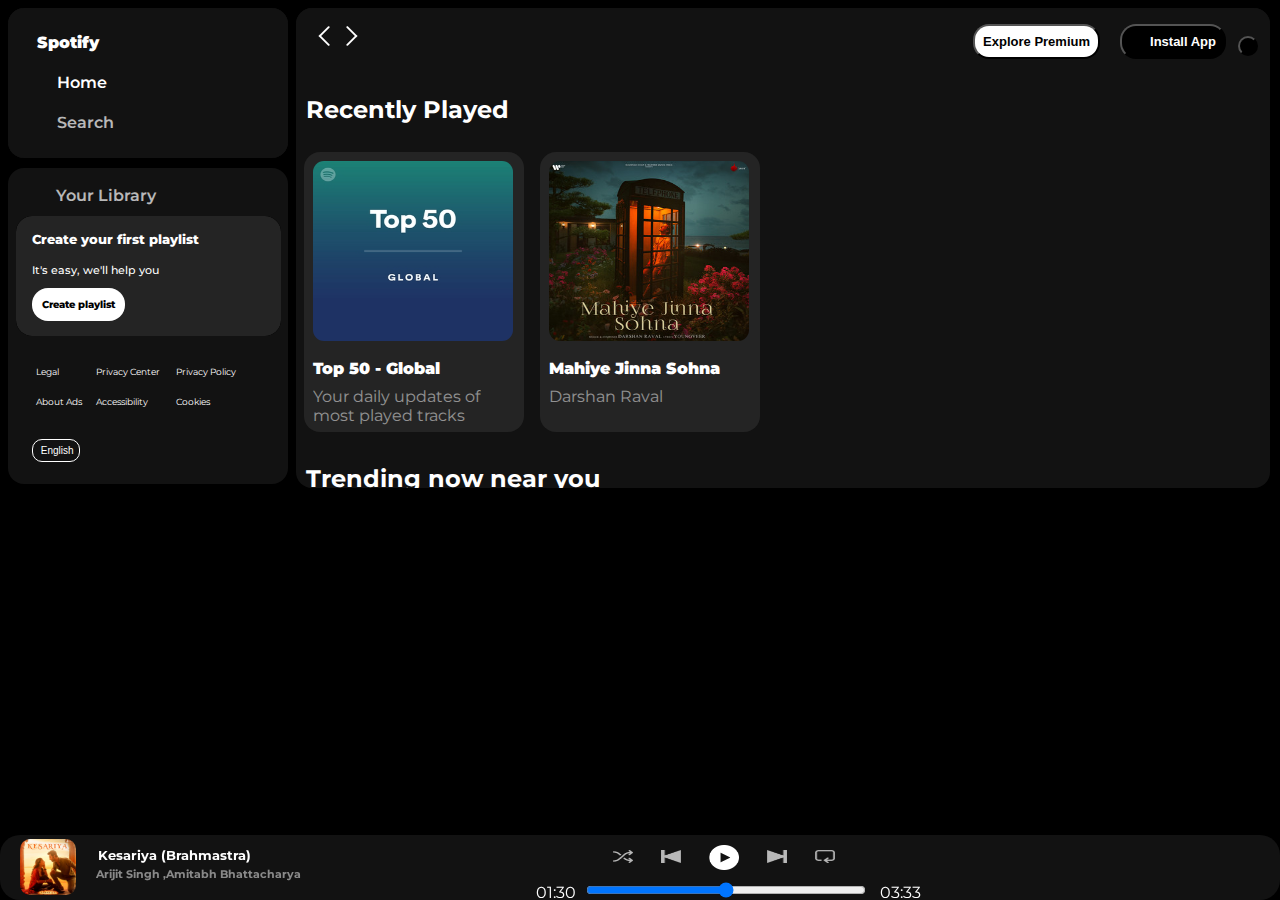
<file: index.html>
<!DOCTYPE html>
<html lang="en">

<head>
    <meta charset="UTF-8">
    <meta name="viewport" content="width=device-width, initial-scale=1.0">
    <title>Spotify - Web Player: Music for everyone</title>
    <!-- icon -->
    <link rel="icon" href="logo.png">
    <!-- g fonts -->
    <link rel="preconnect" href="https://fonts.googleapis.com">
    <link rel="preconnect" href="https://fonts.gstatic.com" crossorigin>
    <link href="https://fonts.googleapis.com/css2?family=Montserrat:wght@300;400;500;600;700&display=swap"
        rel="stylesheet">

    <!-- font awesome -->
    <link rel="stylesheet" href="https://cdnjs.cloudflare.com/ajax/libs/font-awesome/6.4.2/css/all.min.css"
        integrity="sha512-z3gLpd7yknf1YoNbCzqRKc4qyor8gaKU1qmn+CShxbuBusANI9QpRohGBreCFkKxLhei6S9CQXFEbbKuqLg0DA=="
        crossorigin="anonymous" referrerpolicy="no-referrer" />
    <!-- my css -->
    <link rel="stylesheet" href="style.css">
</head>

<body>
    <div class="main">
        <div class="sidebar">
            <div class="nav">
                <div class="nav-option">
                    <i class="fa-brands fa-spotify fa-xl"></i>
                    <a href="#" style="padding:0px;opacity: 1;"><b>Spotify</b></a>
                </div>
                <div class="nav-option">
                    <i class="fa-solid fa-house fa-lg"></i>
                    <a href="#" style="opacity: 1;">Home</a>
                </div>
                <div class="nav-option">
                    <i class="fa-solid fa-magnifying-glass fa-lg"></i>
                    <a href="#">Search</a>
                </div>

            </div>
            <div class="library" style="padding: 0.5rem;">
                <div class="options">
                    <div class="nav-option">
                        <i class="fa-solid fa-lines-leaning fa-lg" style="padding-left: 1.25rem;"></i>
                        <a href="#">Your Library</a>
                        <i class="fa-solid fa-plus fa-lg"></i>
                    </div>

                    <div class="pl-pod">
                        <div class="pl">
                            <div class="plheader">Create your first playlist</div>
                            <div class="plcontent">It's easy, we'll help you</div>
                            <buttton class="pl-button">Create playlist</buttton>
                        </div>
                        <div class="pod">
                            <div class="podheader">Let's find some podcast to follow</div>
                            <div class="podcontent">We'll keep you updated on new episodes</div>
                            <buttton class="pod-button">Browse podcasts</buttton>
                        </div>
                    </div>


                    <div class="otherOptions">
                        <a href="#">Legal</a>
                        <a href="#">Privacy Center</a>
                        <a href="#">Privacy Policy</a>
                        <a href="#">About Ads</a>
                        <a href="#">Accessibility</a>
                        <a href="#">Cookies</a>
                    </div>
                    <button class="lang"><i class="fa-solid fa-globe"></i>&nbspEnglish</button>
                </div>

            </div>
        </div>
        <div class="mainContent">
            <div class="stickyNav">
                <div class="n1">
                    <img src="backward_icon.png" alt="left-arrow">
                    <img src="forward_icon.png" class="hide" alt="right-arrow">
                </div>
                <div class="n2">
                    <button class="navButton hide">Explore Premium</button>
                    <button class="navButton2"><i class="fa-regular fa-circle-down fa-xl"></i><a href="https://play.google.com/store/apps/details?id=com.spotify.music" target="_blank">Install App</a></button> &nbsp
                    <button class="navButton3"><i class="fa-solid fa-user"></i></button>
                    &nbsp&nbsp
                </div>
            </div>
            <div class="cards">
                <!-- cards1 -->
                <h2 style="padding-left: 10px;">Recently Played</h2>
                <div class="card-container">
                    <div class="card">
                        <img src="card1img.jpeg" class="cardImg" alt="card1">
                        <!-- <i class="fa-solid fa-circle-play" class="card-play-icon" style="color: #1ed760;"></i> -->
                        <div class="card-title">Top 50 - Global</div>
                        <div class="card-info">Your daily updates of most played tracks</div>
                    </div>
                    <div class="card">
                        <img src="card2img.jpeg" class="cardImg" alt="card1">
                        <div class="card-title">Mahiye Jinna Sohna</div>
                        <div class="card-info">Darshan Raval</div>
                    </div>
                </div>
                <!-- cards2 -->
                <h2 style="padding-left: 10px;">Trending now near you</h2>
                <div class="card-container">
                    <div class="card">
                        <img src="card13img.jpeg" class="cardImg" alt="card1">
                        <div class="card-title">Race 3 Mashup</div>
                        <div class="card-info">Deep Money , Neha Bhasin</div>
                    </div>
                    <div class="card">
                        <img src="card4img.jpeg" class="cardImg" alt="card1">
                        <div class="card-title">Naa Reddy</div>
                        <div class="card-info">Aniruddha Ravichander</div>
                    </div>

                    <div class="card">
                        <img src="card5img.jpeg" class="cardImg" alt="card1">
                        <div class="card-title">Top Songs Global</div>
                        <div class="card-info">Your daily updates of most played tracks</div>
                    </div>
                </div>
                <h2 style="padding-left: 10px;">Featured Charts</h2>
                <div class="card-container">
                    <div class="card">
                        <img src="card6img.jpeg" class="cardImg" alt="card1">
                        <div class="card-title">Top Songs - India</div>
                        <div class="card-info">Your daily updates of most played tracks</div>
                    </div>
                    <div class="card">
                        <img src="card7img.jpeg" class="cardImg" alt="card1">
                        <div class="card-title">Chaleya</div>
                        <div class="card-info">Arijit Singh</div>
                    </div>
                    <div class="card">
                        <img src="card8img.jpeg" class="cardImg" alt="card1">
                        <div class="card-title">Bekhayali</div>
                        <div class="card-info">Sachet Tandon</div>
                    </div>
                    <div class="card">
                        <img src="card9img.jpeg" class="cardImg" alt="card1">
                        <div class="card-title">Shayad</div>
                        <div class="card-info">Pritam , Arijit Singh</div>
                    </div>
                    <div class="card">
                        <img src="card10img.jpeg" class="cardImg" alt="card1">
                        <div class="card-title">What Jhumka ?</div>
                        <div class="card-info">Pritam , Arijit Singh</div>
                    </div>
                    <div class="card">
                        <img src="card11img.jpeg" class="cardImg" alt="card1">
                        <div class="card-title">Dilbar</div>
                        <div class="card-info">Neha Kakkar , Tanishk Bagchi</div>
                    </div>
                    <div class="card">
                        <img src="card12img.jpeg" class="cardImg" alt="card1">
                        <div class="card-title">Kesariya</div>
                        <div class="card-info">Arijit Singh, Amitabh Bhattacharya</div>
                    </div>
                </div>
            </div>
            <!-- cards end here -->
            <br><br><br><br><br><br><br><br><br><br><br><br><br><br><br><br><br><br><br>
            <footer>
                <div class="line"></div>
                <div class="legal">
                    <ul class="list">
                        <p class="section-title">Companies</p>
                        <li><a href="#">About</a></li>
                        <li><a href="#">Jobs</a></li>
                        <li><a href="#">For the records</a></li>
                    </ul>

                    <ul class="list">
                        <p class="section-title">Communities</p>
                        <li><a href="#">For Artists</a></li>
                        <li><a href="#">Developers</a></li>
                        <li><a href="#">Advertising</a></li>
                        <li><a href="#">Investors</a></li>
                        <li><a href="#">Vendors</a></li>
                    </ul>
                    <ul class="list">
                        <p class="section-title">Useful Links</p>
                        <li><a href="#">Support</a></li>
                        <li><a href="#">Free mobile app</a></li>
                    </ul>
                    <div class="foot-icons">
                        <i class="fa-brands fa-instagram"></i>
                        <i class="fa-brands fa-twitter"></i>
                        <i class="fa-brands fa-facebook"></i>
                    </div>
                </div>
                <div class="copyright">
                    © 2023 Spotify AB
                </div>
            </footer>
        </div>
        <div class="mplayer">
            <div class="album">
                <div class="music-img">
                    <img src="card12img.jpeg" alt="">
                </div>
                <div class="current-playing">
                    <div class="music-title">
                        <h5>&nbsp Kesariya (Brahmastra)</h5>
                    </div>
                    <div class="music-content">
                        <h6> &nbsp Arijit Singh ,Amitabh Bhattacharya </h6>
                    </div>
                </div>
                <div class="music-fav"><i class="fa-regular fa-heart"></i></div>

            </div>
            <div class="player">
                <div class="player-icons">
                    <img src="player_icon1.png" alt="">
                    <img src="player_icon2.png" alt="">
                    <img src="player_icon3.png" class="p-icon3" style=" opacity: 1;height: 25px; width:30px; padding: 10px;" alt="">
                    <img src="player_icon4.png" alt="">
                    <img src="player_icon5.png" alt="">
                </div>
                <div class="playBar"><span> 01:30 &nbsp</span><input type="range" id="play-bar" name="volume" min="0"
                        max="100" value="50"><span> &nbsp 03:33 </span></div>
                <!-- <div class="play-bar"><img src="play_musicbar.png" alt=""> -->
            </div>
            <div class="controls">
                <div class="ctrl-icons">
                    <div class="i1"><i class="fa-brands fa-youtube fa-lg"></i></div>
                    <div class="i1"><i class="fa-solid fa-microphone-lines fa-lg"></i></div>
                    <div class="i1"><i class="fa-solid fa-grip-lines fa-lg"></i></div>
                    <div class="i1"><i class="fa-solid fa-computer fa-lg"></i> </div>
                    <div class="i1"><i class="fa-solid fa-volume-high fa-lg"></i></div>
                    <div class="i1"><i class="fa-regular fa-window-restore fa-lg"></i></div>
                </div>
            </div>
</body>

</html>






<!-- code snippet to create 2 cards -->
<!-- <h2 style="padding-left: 10px;">Recently Played</h2>
<div class="card-container">
    <div class="card">
        <img src="card1img.jpeg" class="cardImg" alt="card1">
        <div class="card-title">Top 50 - Global</div>
        <div class="card-info">Your daily updates of most played tracks</div>
    </div>
    <div class="card">
        <img src="card1img.jpeg" class="cardImg" alt="card1">
        <div class="card-title">Top 50 - Global</div>
        <div class="card-info">Your daily updates of most played tracks</div>
    </div>
</div> -->
</file>
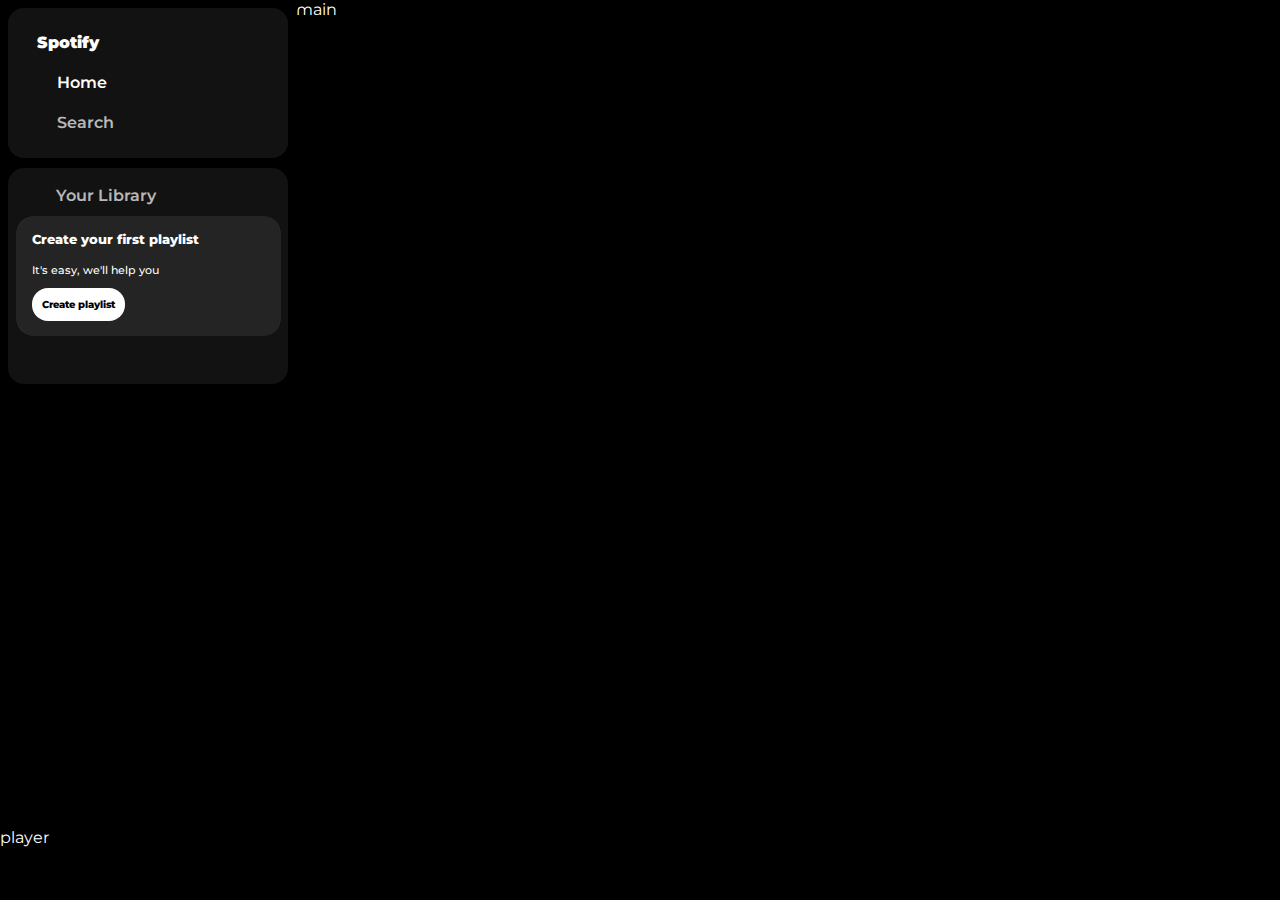
<file: index2.html>
<!DOCTYPE html>
<html lang="en">

<head>
    <meta charset="UTF-8">
    <meta name="viewport" content="width=device-width, initial-scale=1.0">
    <title>Spotify - Web Player: Music for everyone</title>
    <!-- icon -->
    <link rel="icon" href="logo.png">
    <!-- g fonts -->
    <link rel="preconnect" href="https://fonts.googleapis.com">
    <link rel="preconnect" href="https://fonts.gstatic.com" crossorigin>
    <link href="https://fonts.googleapis.com/css2?family=Montserrat:wght@300;400;500;600;700&display=swap"
        rel="stylesheet">

    <!-- font awesome -->
    <link rel="stylesheet" href="https://cdnjs.cloudflare.com/ajax/libs/font-awesome/6.4.2/css/all.min.css"
        integrity="sha512-z3gLpd7yknf1YoNbCzqRKc4qyor8gaKU1qmn+CShxbuBusANI9QpRohGBreCFkKxLhei6S9CQXFEbbKuqLg0DA=="
        crossorigin="anonymous" referrerpolicy="no-referrer" />
    <!-- my css -->
    <link rel="stylesheet" href="style2.css">
</head>

<body>
    <div class="main">
        <div class="sidebar">
            <div class="nav">
                <div class="nav-option">
                    <i class="fa-brands fa-spotify fa-xl"></i>
                    <a href="#" style="padding:0px;opacity: 1;"><b>Spotify</b></a>
                </div>
                <div class="nav-option">
                    <i class="fa-solid fa-house fa-lg"></i>
                    <a href="#" style="opacity: 1;">Home</a>
                </div>
                <div class="nav-option">
                    <i class="fa-solid fa-magnifying-glass fa-lg"></i>
                    <a href="#">Search</a>
                </div>

            </div>
            <div class="library" style="padding: 0.5rem;">
                <div class="options">
                    <div class="nav-option">
                        <i class="fa-solid fa-lines-leaning fa-lg" style="padding-left: 1.25rem;"></i>
                        <a href="#">Your Library</a>
                        <i class="fa-solid fa-plus fa-lg"></i>
                    </div>

                
                        <div class="pl-pod">
                            <div class="pl">
                                <div class="plheader">Create your first playlist</div>
                                <div class="plcontent">It's easy, we'll help you</div>
                                <buttton class="pl-button">Create playlist</buttton>
                            </div>

                            <div class="pod">
                                <div class="podheader">Let's find some podcast to follow</div>
                                <div class="podcontent">We'll keep you updated on new episodes</div>
                                <buttton class="pod-button">Browse podcasts</buttton>
                            </div>
                        </div>
                    
                </div>

                <div class="box"></div>
            </div>
        </div>
        <div class="mainContent">main

        </div>
        <div class="mplayer">player</div>
    </div>
</body>

</html>
</file>
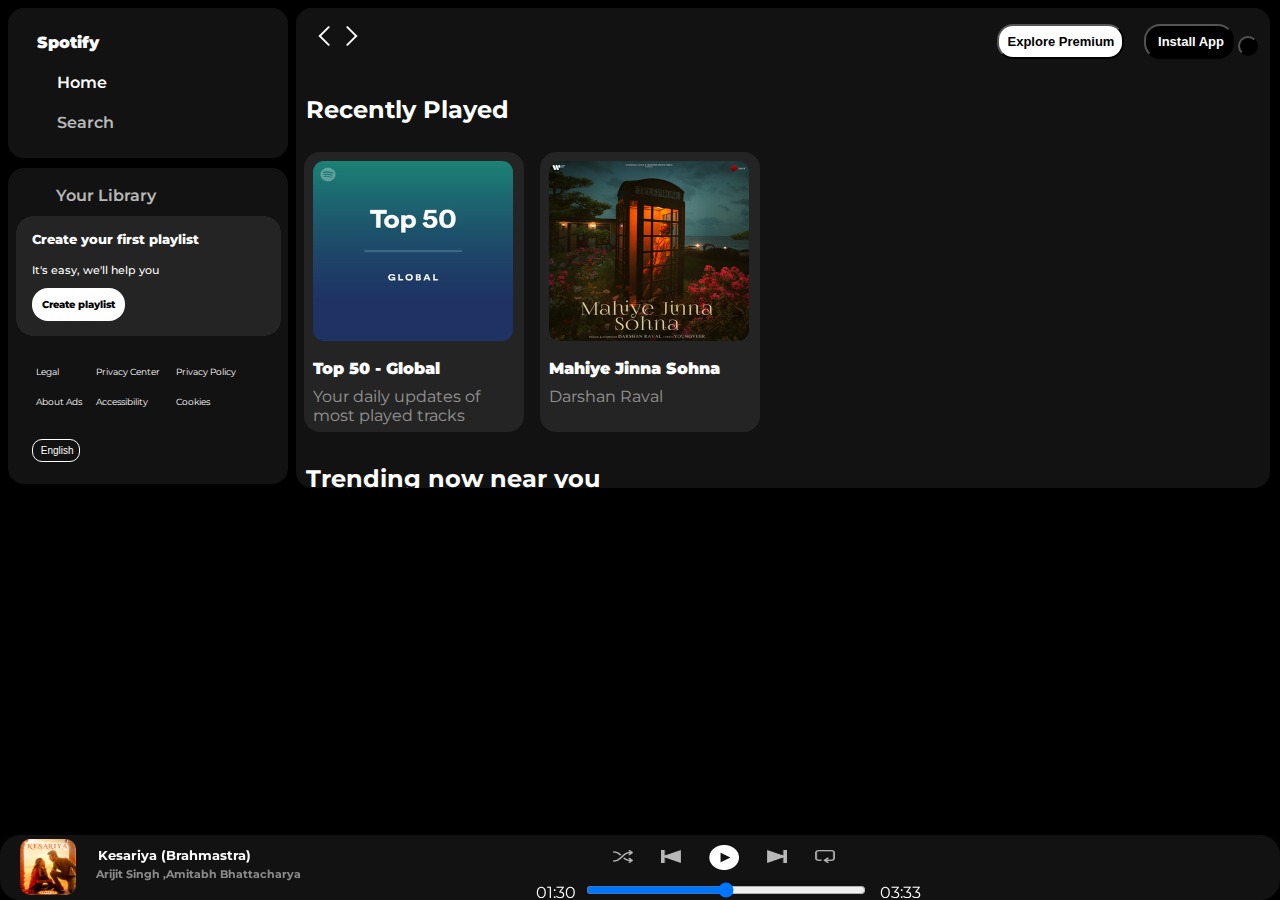
<file: index3copy.html>
<!DOCTYPE html>
<html lang="en">

<head>
    <meta charset="UTF-8">
    <meta name="viewport" content="width=device-width, initial-scale=1.0">
    <title>Spotify - Web Player: Music for everyone</title>
    <!-- icon -->
    <link rel="icon" href="logo.png">
    <!-- g fonts -->
    <link rel="preconnect" href="https://fonts.googleapis.com">
    <link rel="preconnect" href="https://fonts.gstatic.com" crossorigin>
    <link href="https://fonts.googleapis.com/css2?family=Montserrat:wght@300;400;500;600;700&display=swap"
        rel="stylesheet">

    <!-- font awesome -->
    <link rel="stylesheet" href="https://cdnjs.cloudflare.com/ajax/libs/font-awesome/6.4.2/css/all.min.css"
        integrity="sha512-z3gLpd7yknf1YoNbCzqRKc4qyor8gaKU1qmn+CShxbuBusANI9QpRohGBreCFkKxLhei6S9CQXFEbbKuqLg0DA=="
        crossorigin="anonymous" referrerpolicy="no-referrer" />
    <!-- my css -->
    <link rel="stylesheet" href="style.css">
</head>

<body>
    <div class="main">
        <div class="sidebar">
            <div class="nav">
                <div class="nav-option">
                    <i class="fa-brands fa-spotify fa-xl"></i>
                    <a href="#" style="padding:0px;opacity: 1;"><b>Spotify</b></a>
                </div>
                <div class="nav-option">
                    <i class="fa-solid fa-house fa-lg"></i>
                    <a href="#" style="opacity: 1;">Home</a>
                </div>
                <div class="nav-option">
                    <i class="fa-solid fa-magnifying-glass fa-lg"></i>
                    <a href="#">Search</a>
                </div>

            </div>
            <div class="library" style="padding: 0.5rem;">
                <div class="options">
                    <div class="nav-option">
                        <i class="fa-solid fa-lines-leaning fa-lg" style="padding-left: 1.25rem;"></i>
                        <a href="#">Your Library</a>
                        <i class="fa-solid fa-plus fa-lg"></i>
                    </div>

                    <div class="pl-pod">
                        <div class="pl">
                            <div class="plheader">Create your first playlist</div>
                            <div class="plcontent">It's easy, we'll help you</div>
                            <buttton class="pl-button">Create playlist</buttton>
                        </div>
                        <div class="pod">
                            <div class="podheader">Let's find some podcast to follow</div>
                            <div class="podcontent">We'll keep you updated on new episodes</div>
                            <buttton class="pod-button">Browse podcasts</buttton>
                        </div>
                    </div>


                    <div class="otherOptions">
                        <a href="#">Legal</a>
                        <a href="#">Privacy Center</a>
                        <a href="#">Privacy Policy</a>
                        <a href="#">About Ads</a>
                        <a href="#">Accessibility</a>
                        <a href="#">Cookies</a>
                    </div>
                    <button class="lang"><i class="fa-solid fa-globe"></i>&nbspEnglish</button>
                </div>

            </div>
        </div>
        <div class="mainContent">
            <div class="stickyNav">
                <div class="n1">
                    <img src="backward_icon.png" alt="left-arrow">
                    <img src="forward_icon.png" class="hide" alt="right-arrow">
                </div>
                <div class="n2">
                    <button class="navButton hide">Explore Premium</button>
                    <button class="navButton2"><i class="fa-regular fa-circle-down fa-xl"></i>&nbspInstall App</button>
                    <button class="navButton3"><i class="fa-solid fa-user"></i></button>
                    &nbsp&nbsp
                </div>
            </div>
            <div class="cards">
                <!-- cards1 -->
                <h2 style="padding-left: 10px;">Recently Played</h2>
                <div class="card-container">
                    <div class="card">
                        <img src="card1img.jpeg" class="cardImg" alt="card1">
                        <!-- <i class="fa-solid fa-circle-play" class="card-play-icon" style="color: #1ed760;"></i> -->
                        <div class="card-title">Top 50 - Global</div>
                        <div class="card-info">Your daily updates of most played tracks</div>
                    </div>
                    <div class="card">
                        <img src="card2img.jpeg" class="cardImg" alt="card1">
                        <div class="card-title">Mahiye Jinna Sohna</div>
                        <div class="card-info">Darshan Raval</div>
                    </div>
                </div>
                <!-- cards2 -->
                <h2 style="padding-left: 10px;">Trending now near you</h2>
                <div class="card-container">
                    <div class="card">
                        <img src="card13img.jpeg" class="cardImg" alt="card1">
                        <div class="card-title">Race 3 Mashup</div>
                        <div class="card-info">Deep Money , Neha Bhasin</div>
                    </div>
                    <div class="card">
                        <img src="card4img.jpeg" class="cardImg" alt="card1">
                        <div class="card-title">Naa Reddy</div>
                        <div class="card-info">Aniruddha Ravichander</div>
                    </div>

                    <div class="card">
                        <img src="card5img.jpeg" class="cardImg" alt="card1">
                        <div class="card-title">Top Songs Global</div>
                        <div class="card-info">Your daily updates of most played tracks</div>
                    </div>
                </div>
                <h2 style="padding-left: 10px;">Featured Charts</h2>
                <div class="card-container">
                    <div class="card">
                        <img src="card6img.jpeg" class="cardImg" alt="card1">
                        <div class="card-title">Top Songs - India</div>
                        <div class="card-info">Your daily updates of most played tracks</div>
                    </div>
                    <div class="card">
                        <img src="card7img.jpeg" class="cardImg" alt="card1">
                        <div class="card-title">Chaleya</div>
                        <div class="card-info">Arijit Singh</div>
                    </div>
                    <div class="card">
                        <img src="card8img.jpeg" class="cardImg" alt="card1">
                        <div class="card-title">Bekhayali</div>
                        <div class="card-info">Sachet Tandon</div>
                    </div>
                    <div class="card">
                        <img src="card9img.jpeg" class="cardImg" alt="card1">
                        <div class="card-title">Shayad</div>
                        <div class="card-info">Pritam , Arijit Singh</div>
                    </div>
                    <div class="card">
                        <img src="card10img.jpeg" class="cardImg" alt="card1">
                        <div class="card-title">What Jhumka ?</div>
                        <div class="card-info">Pritam , Arijit Singh</div>
                    </div>
                    <div class="card">
                        <img src="card11img.jpeg" class="cardImg" alt="card1">
                        <div class="card-title">Dilbar</div>
                        <div class="card-info">Neha Kakkar , Tanishk Bagchi</div>
                    </div>
                    <div class="card">
                        <img src="card12img.jpeg" class="cardImg" alt="card1">
                        <div class="card-title">Kesariya</div>
                        <div class="card-info">Arijit Singh, Amitabh Bhattacharya</div>
                    </div>
                </div>
            </div>
            <!-- cards end here -->
            <br><br><br><br><br><br><br><br><br><br><br><br><br><br><br><br><br><br><br>
            <footer>
                <div class="line"></div>
                <div class="legal">
                    <ul class="list">
                        <p class="section-title">Companies</p>
                        <li><a href="#">About</a></li>
                        <li><a href="#">Jobs</a></li>
                        <li><a href="#">For the records</a></li>
                    </ul>

                    <ul class="list">
                        <p class="section-title">Communities</p>
                        <li><a href="#">For Artists</a></li>
                        <li><a href="#">Developers</a></li>
                        <li><a href="#">Advertising</a></li>
                        <li><a href="#">Investors</a></li>
                        <li><a href="#">Vendors</a></li>
                    </ul>
                    <ul class="list">
                        <p class="section-title">Useful Links</p>
                        <li><a href="#">Support</a></li>
                        <li><a href="#">Free mobile app</a></li>
                    </ul>
                    <div class="foot-icons">
                        <i class="fa-brands fa-instagram"></i>
                        <i class="fa-brands fa-twitter"></i>
                        <i class="fa-brands fa-facebook"></i>
                    </div>
                </div>
                <div class="copyright">
                    © 2023 Spotify AB
                </div>
            </footer>
        </div>
        <div class="mplayer">
            <div class="album">
                <div class="music-img">
                    <img src="card12img.jpeg" alt="">
                </div>
                <div class="current-playing">
                    <div class="music-title">
                        <h5>&nbsp Kesariya (Brahmastra)</h5>
                    </div>
                    <div class="music-content">
                        <h6> &nbsp Arijit Singh ,Amitabh Bhattacharya </h6>
                    </div>
                </div>
                <div class="music-fav"><i class="fa-regular fa-heart"></i></div>

            </div>
            <div class="player">
                <div class="player-icons">
                    <img src="player_icon1.png" alt="">
                    <img src="player_icon2.png" alt="">
                    <img src="player_icon3.png" style=" opacity: 1;height: 25px; width:30px; padding: 10px;" alt="">
                    <img src="player_icon4.png" alt="">
                    <img src="player_icon5.png" alt="">
                </div>
                <div class="playBar"><span> 01:30 &nbsp</span><input type="range" id="play-bar" name="volume" min="0"
                        max="100" value="50"><span> &nbsp 03:33 </span></div>
                <!-- <div class="play-bar"><img src="play_musicbar.png" alt=""> -->
            </div>
            <div class="controls">
                <div class="ctrl-icons">
                    <div class="i1"><i class="fa-brands fa-youtube fa-lg"></i></div>
                    <div class="i1"><i class="fa-solid fa-microphone-lines fa-lg"></i></div>
                    <div class="i1"><i class="fa-solid fa-grip-lines fa-lg"></i></div>
                    <div class="i1"><i class="fa-solid fa-computer fa-lg"></i> </div>
                    <div class="i1"><i class="fa-solid fa-volume-high fa-lg"></i></div>
                    <div class="i1"><i class="fa-regular fa-window-restore fa-lg"></i></div>
                </div>
            </div>
</body>

</html>






<!-- code snippet to create 2 cards -->
<!-- <h2 style="padding-left: 10px;">Recently Played</h2>
<div class="card-container">
    <div class="card">
        <img src="card1img.jpeg" class="cardImg" alt="card1">
        <div class="card-title">Top 50 - Global</div>
        <div class="card-info">Your daily updates of most played tracks</div>
    </div>
    <div class="card">
        <img src="card1img.jpeg" class="cardImg" alt="card1">
        <div class="card-title">Top 50 - Global</div>
        <div class="card-info">Your daily updates of most played tracks</div>
    </div>
</div> -->
</file>
<file: style.css>
body {
    font-family: 'Montserrat', sans-serif;
    margin: 0;
    background-color: #000;
    color: #fff;
    overflow: hidden;
    /* hide scroll bar  */
}

.main {
    display: flex;
    height: 100vh;

}

.sidebar {
    margin: 8px;
    background-color: #121212;
    width: 280px;
    height: 150px;
    border-radius: 1rem;
    /* 16px */

}

.mainContent {
    background-color: #121212;
    flex: 1;
    border-radius: 1rem;
    height: 480px;
    /* 16px */
    overflow: auto;
    margin: 5px;
    margin-top: 8px;
    margin-right: 10px;
    margin-left: 0px;
    /* jab content jaaada hoga tabhi scroll bar dikhega */
}

.mplayer {
    background-color: black;
    bottom: 0;
    width: 100%;
    height: 65px;
    position: fixed;
}

.nav {
    height: 150px;
    display: flex;
    flex-direction: column;
    justify-content: center;
    padding-left: 1.8rem;
    /* my padding 30px=1.8rem */
    /* padding: 0.5rem 0.75rem; */
    background-color: #121212;
    border-radius: 1rem;

}

.nav-option a {
    line-height: 2.5rem;
    font-weight: 600;
    opacity: 0.7;
}

.nav-option :hover {
    opacity: 1;
}

a {
    /* padding-left: 20px; */
    padding-left: 1.25rem;
    text-decoration: none;
    color: #fff;
}

.library {
    margin-top: 10px;
    height: 300px;
    /* width: 280px; */
    /* no need to specify width else border radius will not apply*/
    background-color: #121212;
    border-radius: 1rem;
    padding-left: 1.8rem;
    /* margin-bottom: 20px; */

}

.library a {
    padding-right: 4.2rem;
}

/* .library .options .nav-option i:hover {
    
} */
.plbox {
    background-color: #000;
    height: 120;
}

.pl-pod {

    /* background-color:#242424; */
    background-color: black;
    overflow: hidden;
    height: 120px;
    width: 265px;
    border-radius: 1rem;
}

.pl-pod:hover {
    overflow: auto;
}

.pl {
    background-color: #242424;
    height: 120px;
    border-radius: 1rem;
    margin-bottom: 10px;
}

.pod {
    background-color: #242424;
    height: 120px;
    border-radius: 1rem;
}

.plheader,
.podheader {
    font-size: 0.8rem;
    padding: 1rem;
    font-weight: 800;
}

.plcontent,
.podcontent {
    padding: 1rem;
    padding-top: 0;
    font-weight: 500;
    font-size: 0.7rem;
}

.pl-button,
.pod-button {
    background-color: white;
    color: black;
    font-size: x-small;
    font-weight: 800;
    margin: 1rem;
    border-radius: 1rem;
    padding: 10px;
    cursor: pointer;
}

/* .pl-button:hover,
.pod-button:hover{
} */
::-webkit-scrollbar {
    width: 1px; /* Width of the entire scrollbar */
  }

.otherOptions {
    margin-top: 30px;
    font-size: xx-small;
    display: grid;
    /* grid-template-rows: repeat(2,1fr);
    grid-template-columns: repeat(3,1fr); */
    /* grid-template-columns: 1fr 1fr 1fr; */
    grid-template-columns: 50px 70px 70px;
    grid-template-rows: 30px 30px;
    /* row-gap: 10px; */
    column-gap: 10px;

}

.otherOptions a {
    text-decoration: none;
    display: block;
    white-space: nowrap;
}

.lang{
    color: white;
    background-color: #121212;
    border-radius: 10px;
    border: 0.7px solid white;
    margin-left: 1rem;
    margin-top: 0.8rem;
    font-size: x-small;
    padding: 5px;
}

.lang:hover{
    transform: scale(1.2);
    cursor: pointer;
}
.stickyNav{
    display: flex;
    justify-content:space-between;
    position: sticky;
    top: 0;
    background-color: #121212;
    z-index: 10;
    /* z index=10 so that images navbar k upar nhi ayegi */
}
.n1{
    margin: 1rem;
    cursor: pointer;
}
.n2 button{
    cursor: pointer;
}
.navButton{
    background-color: white;
    color: black;
    font-size: small;
    font-weight: 600;
    margin: 1rem;
    border-radius: 1rem;
    padding: 8px;
}
.navButton2{
    background-color:black;
    color: white;
    font-size: small;
    font-weight: 600;
    /* margin: 1rem; */
    border-radius: 1rem;
    padding: 8px;
    margin-right: 0px;
    

}
.navButton3{
    background-color:black;
    color: white;
    /* font-size: small; */
    /* font-weight: 600; */
    /* margin: 1rem; */
    border-color: black;
    border-radius: 1rem;
    padding: 8px;

}
.navButton:hover,.navButton2:hover,.navButton3:hover,.p-icon3:hover{
    transition: 1s ease-in-out;
    transform: scale(1.2);
}
@media (max-width:1000px) {
    .hide{
        display: none;
    }
}

.card-container{
    padding-top: 0.5px;
    /* padding-bottom: 2px; */
    /* background-color:#242424; */
    width: 100%;
    height: 300px;
    display: flex;
    flex-wrap: wrap;

}
.card{
    background-color: #242424;
    height: 280px;
    width: 220px;
    border-radius: 1rem;
    margin: 8px;
    cursor: pointer;
    /* position: relative;  */
    /* extra added */
}
.card:hover{
    /* animation: card-hover 1s ease-in-out;
    animation-iteration-count: 1; */
    transition: 1s ease-in-out;
    transform: scale(1.08);
}
.card-title{
    font-weight: 900;
    padding: 5px;
    padding-left: 9px;
    padding-bottom: 0px;
}
.card-info{
    padding: 9px;
    font-weight: 400;
    opacity: 0.5;
}
.cardImg{
    padding: 9px;
    height: 180px;
    width: 200px;
    border-radius: 20px;
    /* position: relative; */
}
/* .card-play-icon{
    position: absolute;
    top: 0;
    right: 100px;

} */
@keyframes card-hover {
 from{
transform: scale(1);
 }
 to{
transform: scale(1.1);
 }
}
.footer{
    /* height: 500px;
    display: flex;
    align-items: center;
    justify-content: center; */
    margin: 100px;
}
.line{
    margin: 30px;
    width: 90%;
    height: 30%;
    border:1px solid white;
    opacity: 0.3;
}
.legal{
    display: flex;
    justify-content: space-around;
}
.list li{
    list-style-type: none;
    opacity: 0.7;
    font-size: small;
    margin-bottom: 5px;
}
.section-title{
    font-weight: 600;
}
.copyright{
    padding: 20px;
    text-align: end;
    color: #dddddd;
    font-size: 0.8rem;
}
.foot-icons{
    cursor: pointer;
}

.mplayer{
    display: flex;
    justify-content: space-between;
    border-radius: 20px;
    background-color: #121212;
}
.player-icons{
    display: flex;
    justify-content:center;
    
}
.player-icons img,.play-bar img{
    padding: 10px;
    padding-top: 15px;
    height: 13px;
    width: 20px;
    margin-right: 8px;
    opacity: 0.7;
    padding-bottom: 0;
}
.player-icons img:hover,.play-bar img:hover{
    opacity: 1;
}

#play-bar{
    width: 280px;
    /* margin-bottom: 300px; */
}

/* use krna nhi aya below slider props */
/* #play-bar::-webkit-slider-runnable-track{
    height: 5px;
    background-color: #dddddd;
    margin-top: -20px;
    
}
#play-bar::-webkit-slider-thumb{
    appearance: none;
    height: 55px;
    background-color: white;
    margin-top: -6px;
    
}
#play-bar::-moz-range-thumb{
    appearance: none;
    height: 55px;
    background-color: rgb(46, 10, 10);

}
#playbar span{
margin-top: -50px;
} */
.album img{
    height: 56px;
    width: 56px;
}
.album{
    display: flex;
    flex-direction: row;
}
.music-content{
    margin-top: -20px;
    margin-right: 15px;
    opacity: 0.5;
}
.music-fav{
    margin-top: 20px;
}
.music-fav:hover{
    color: red;
}

.current-playing{
    margin-left: 10px;
    margin-top: -10px;
}
.music-img img{
    
    margin: 4px;
    margin-left: 20px;
    border-radius: 10px;
}

/* .controls{
    display: flex;
    flex-direction: column;
} */
.ctrl-icons {
    display: flex;
    justify-content: space-evenly;
align-items: center;
margin-right: 20px;
    /* flex-direction: column; */
    cursor: pointer;
}

.ctrl-icons i{
   margin: 10px;
   margin-top: 30px;
}
</file>
<file: style2.css>
body {
    font-family: 'Montserrat', sans-serif;
    margin: 0;
    background-color: #000;
    color: #fff;
    overflow: hidden;
    /* hide scroll bar  */
}

.main {
    display: flex;
    height: 100vh;

}

.sidebar {
    margin: 8px;
    background-color: #121212;
    width: 280px;
    height: 150px;
    border-radius: 1rem;
    /* 16px */

}

.mainContent {
    /* background-color: #121212; */
    background-color: black;
    flex: 1;
    border-radius: 1rem;
    /* 16px */
    overflow: auto;
    /* jab content jaaada hoga tabhi scroll bar dikhega */
}

.mplayer {
    background-color: black;
    bottom: 0;
    width: 100%;
    height: 72px;
    position: fixed;
}

.nav {
    height: 150px;
    display: flex;
    flex-direction: column;
    justify-content: center;
    padding-left: 1.8rem;
    /* my padding 30px=1.8rem */
    /* padding: 0.5rem 0.75rem; */
    background-color: #121212;
    border-radius: 1rem;

}

.nav-option a {
    line-height: 2.5rem;
    font-weight: 600;
    opacity: 0.7;
}

.nav-option :hover {
    opacity: 1;
}

a {
    /* padding-left: 20px; */
    padding-left: 1.25rem;
    text-decoration: none;
    color: #fff;
}

.library {
    margin-top: 10px;
    height: 200px;
    /* width: 280px; */    /* no need to specify width else border radius will not apply*/
    background-color: #121212;
    border-radius: 1rem;
    padding-left: 1.8rem;

}

.library a {
    padding-right: 4.2rem;
}

/* .library .options .nav-option i:hover {
    
} */
.plbox{
    background-color: #000;
    height: 120;
}
.pl-pod {

    /* background-color:#242424; */
    background-color:black;
    overflow: hidden;
    height: 120px;
    width: 265px;
    border-radius: 1rem;
}

.pl-pod:hover {
    overflow: auto;
}

.pl {
    background-color: #242424;
    height: 120px;
    border-radius:1rem;
    margin-bottom: 10px;
}
.pod {
    background-color: #242424;
    height: 120px;
    border-radius:1rem;
}

.plheader ,.podheader{
    font-size: 0.8rem;
    padding: 1rem;
    font-weight: 800;
}

.plcontent,.podcontent {
    padding: 1rem;
    padding-top: 0;
    font-weight: 500;
    font-size: 0.7rem;
}

.pl-button,.pod-button {
    background-color: white;
    color: black;
    font-size: x-small;
    font-weight: 800;
    margin: 1rem;
    border-radius: 1rem;
    padding: 10px;
}
</file>
